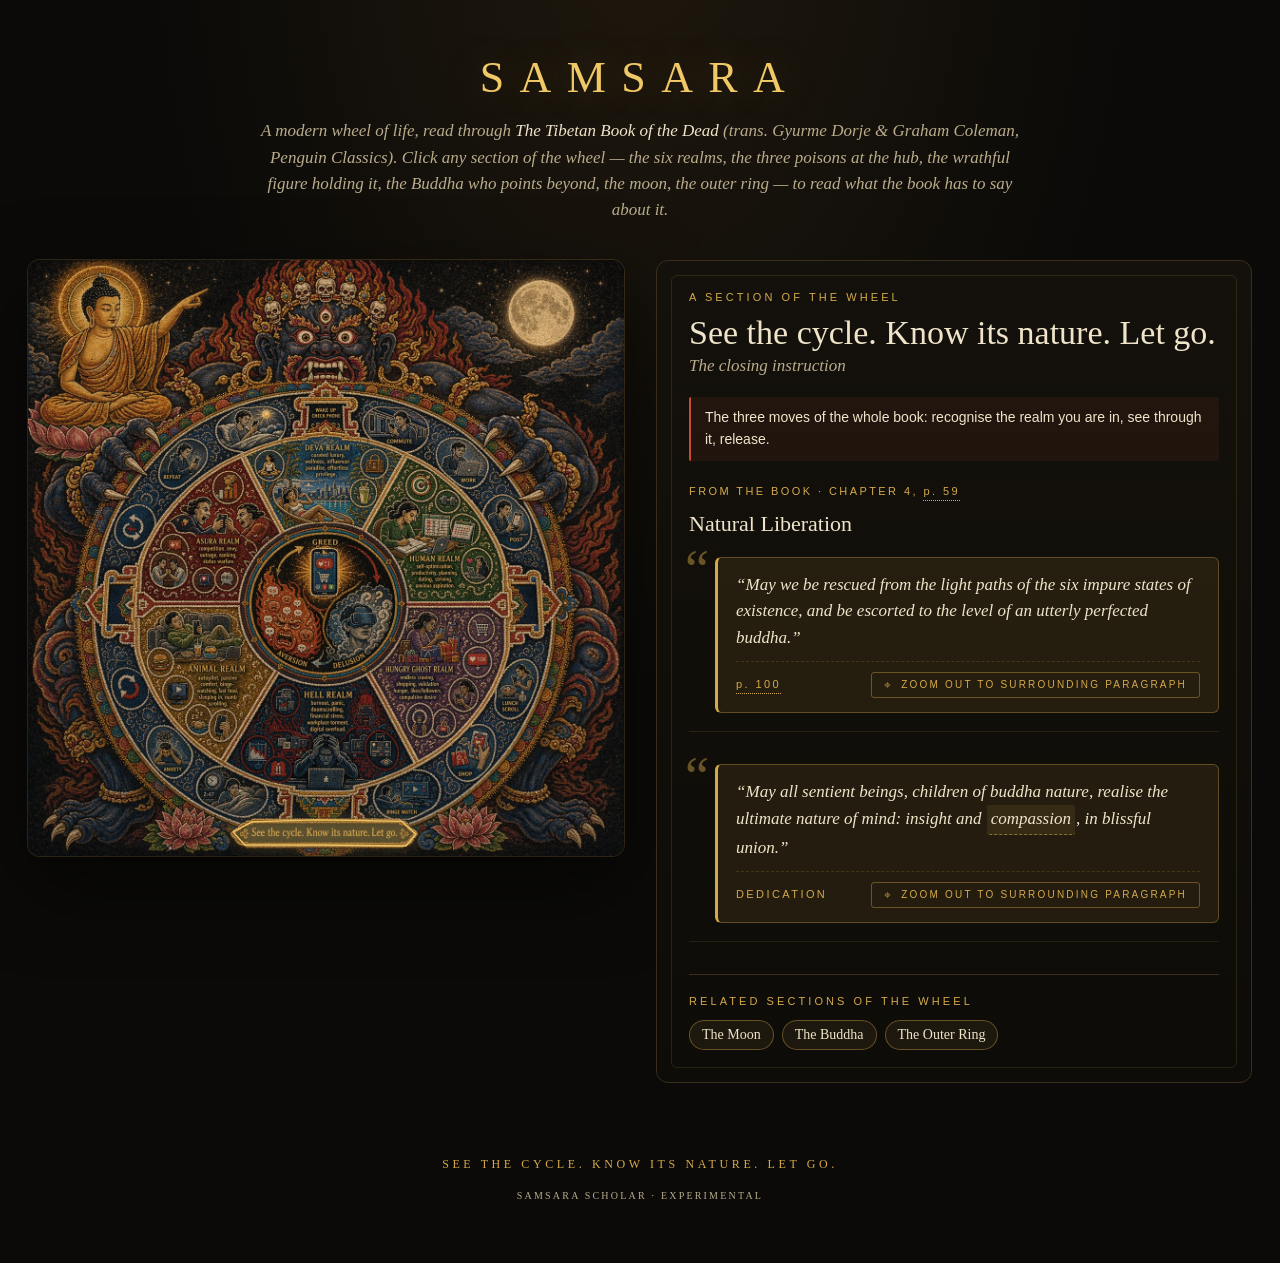
<file: app/index.html>
<!doctype html>
<html lang="en">
<head>
<meta charset="utf-8" />
<meta name="viewport" content="width=device-width,initial-scale=1" />
<title>Samsara — the Wheel and the Book</title>
<link rel="stylesheet" href="style.css?v=v9" />
</head>
<body>

<header class="intro">
  <h1>Samsara</h1>
  <p class="lede">
    A modern wheel of life, read through
    <em>The Tibetan Book of the Dead</em>
    (trans. Gyurme Dorje &amp; Graham Coleman, Penguin Classics).
    Click any section of the wheel — the six realms, the three poisons at the hub,
    the wrathful figure holding it, the Buddha who points beyond, the moon, the outer ring —
    to read what the book has to say about it.
  </p>
</header>

<main class="layout">

  <section class="wheel-wrap" aria-label="Interactive wheel">
    <div class="wheel-stage">
      <img id="wheel" src="wheel.jpeg" alt="Wheel of Samsara" />
      <!-- SVG hotspots will be built from masks.json at runtime. -->
      <svg id="overlay" viewBox="0 0 1254 1254" preserveAspectRatio="xMidYMid meet"></svg>
    </div>
  </section>

  <aside class="book" aria-live="polite">
    <div id="book-inner">
      <p class="hint">Click a section of the wheel to open the book.</p>
    </div>
    <div id="reader" hidden>
      <div class="reader-head">
        <div class="reader-title">
          <span class="eyebrow">The book, in full</span>
          <h2>The Tibetan Book of the Dead</h2>
          <div class="subtitle" id="reader-subtitle">as the wheel lights up around what you are reading</div>
        </div>
        <button id="reader-close" aria-label="Close reader">× Close</button>
      </div>
      <div id="reader-pages"></div>
    </div>
  </aside>

</main>

<footer class="foot">
  <span>See the cycle. Know its nature. Let go.</span>
  <a href="/scholar.html" class="foot-link">Samsara Scholar · experimental</a>
</footer>

<div id="popover" role="dialog" aria-live="polite">
  <div id="popover-body"></div>
</div>

<script src="glossary.js?v=v9"></script>
<script src="data.js?v=v9"></script>
<script src="app.js?v=v9"></script>
</body>
</html>
</file>
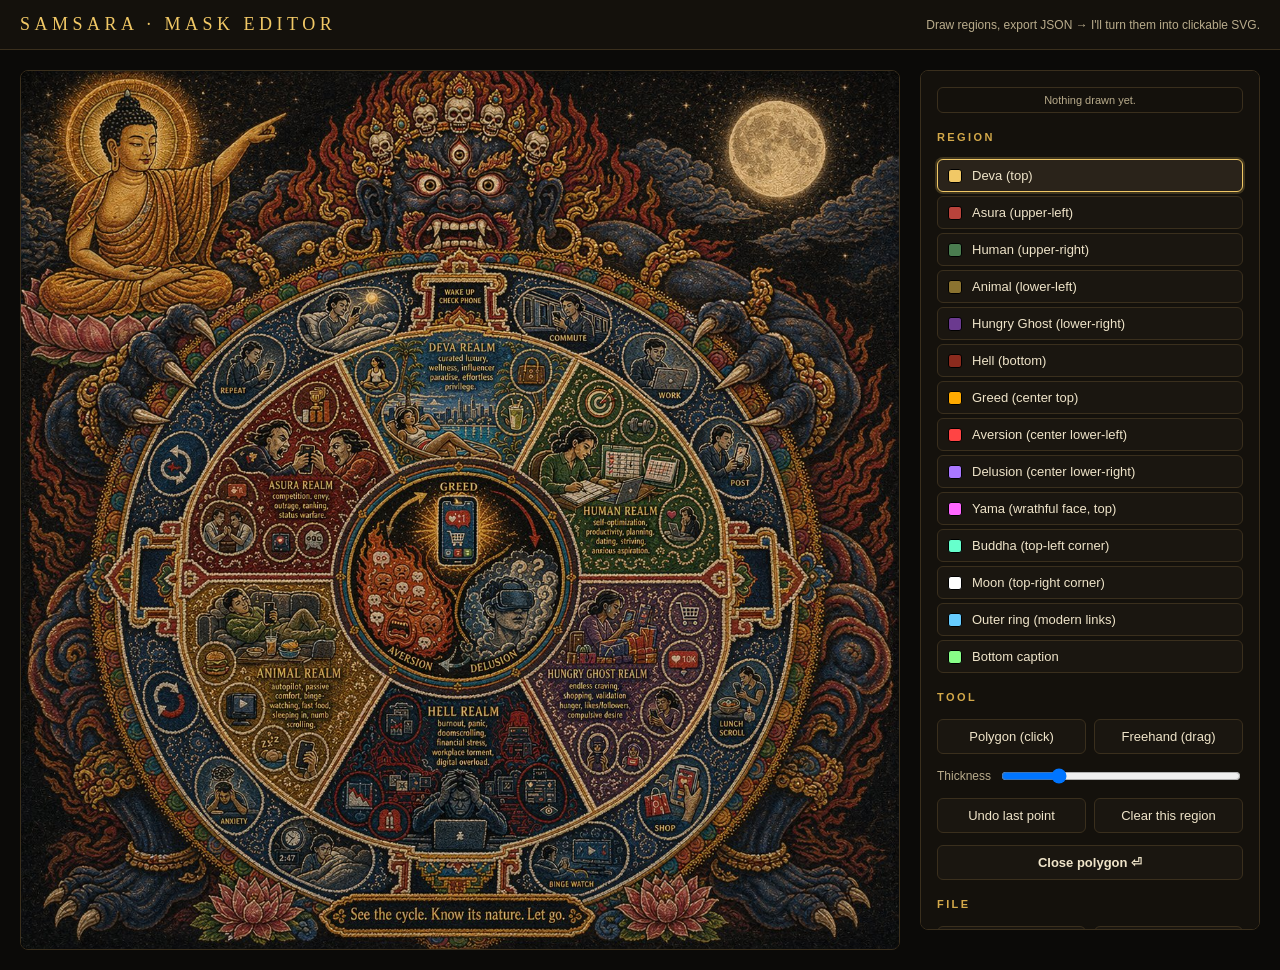
<file: app/editor.html>
<!doctype html>
<html lang="en">
<head>
<meta charset="utf-8" />
<meta name="viewport" content="width=device-width,initial-scale=1" />
<title>Samsara · Mask Editor</title>
<style>
  :root {
    --bg: #0b0a08; --bg-2:#14110c; --ink:#efe4c9; --dim:#b9ac8c;
    --gold:#d4a94a; --gold-b:#f1c866; --rule:#3a2f1d;
    --sans: -apple-system, "Inter", BlinkMacSystemFont, "Segoe UI", Helvetica, Arial, sans-serif;
  }
  *{box-sizing:border-box}
  html,body{margin:0;background:var(--bg);color:var(--ink);font-family:var(--sans);font-size:14px}
  header{padding:14px 20px;border-bottom:1px solid var(--rule);background:var(--bg-2);
    display:flex;gap:16px;align-items:center;justify-content:space-between;flex-wrap:wrap}
  h1{font-family:"Cormorant Garamond",Georgia,serif;font-weight:500;letter-spacing:.25em;
     text-transform:uppercase;font-size:18px;margin:0;color:var(--gold-b)}
  .layout{display:grid;grid-template-columns:minmax(0,1fr) 340px;gap:20px;padding:20px}
  .canvas-wrap{position:relative;background:#000;border:1px solid var(--rule);border-radius:8px;
               overflow:hidden;aspect-ratio:1/1}
  .canvas-wrap img, .canvas-wrap canvas{position:absolute;inset:0;width:100%;height:100%;display:block}
  .canvas-wrap canvas{cursor:crosshair}
  aside{background:var(--bg-2);border:1px solid var(--rule);border-radius:8px;padding:16px;
        display:flex;flex-direction:column;gap:12px;height:fit-content;position:sticky;top:20px;max-height:calc(100vh - 40px);overflow:auto}
  aside h2{font-size:11px;letter-spacing:.22em;text-transform:uppercase;color:var(--gold);margin:6px 0 4px}
  .region-list{display:flex;flex-direction:column;gap:4px}
  .region-list button{
    display:flex;align-items:center;gap:10px;padding:8px 10px;border-radius:6px;
    border:1px solid var(--rule);background:#1a1610;color:var(--ink);cursor:pointer;
    font-family:var(--sans);font-size:13px;text-align:left;transition:all .15s}
  .region-list button:hover{border-color:var(--gold);background:#241f16}
  .region-list button.active{border-color:var(--gold-b);background:#2a231a;
     box-shadow:0 0 0 2px rgba(241,200,102,.2)}
  .region-list button .sw{width:14px;height:14px;border-radius:3px;border:1px solid #000}
  .region-list button .tick{margin-left:auto;color:var(--gold-b);opacity:0;font-weight:700}
  .region-list button.has-path .tick{opacity:1}
  .tool-row{display:flex;gap:8px;flex-wrap:wrap}
  .tool-row button, .big-btn{
    flex:1;padding:9px 12px;border-radius:6px;border:1px solid var(--rule);
    background:#1a1610;color:var(--ink);cursor:pointer;font-family:var(--sans);font-size:13px}
  .tool-row button:hover, .big-btn:hover{border-color:var(--gold)}
  .primary{background:var(--gold);color:#1a1a0a;border-color:var(--gold);font-weight:600}
  .primary:hover{background:var(--gold-b);border-color:var(--gold-b)}
  label{display:flex;align-items:center;gap:8px;color:var(--dim);font-size:12px}
  input[type=range]{flex:1}
  .hint{color:var(--dim);font-size:12px;line-height:1.5;background:#15120c;border-left:2px solid var(--gold);padding:8px 10px;border-radius:2px}
  .hint kbd{background:#2a231a;border:1px solid var(--rule);padding:1px 5px;border-radius:3px;font-size:11px;color:var(--ink)}
  pre{background:#0a0906;border:1px solid var(--rule);border-radius:6px;padding:10px;
      font-size:11px;max-height:160px;overflow:auto;color:var(--dim);white-space:pre-wrap;word-break:break-all}
</style>
</head>
<body>

<header>
  <h1>Samsara · Mask Editor</h1>
  <div style="color:var(--dim);font-size:12px">Draw regions, export JSON → I'll turn them into clickable SVG.</div>
</header>

<div class="layout">

  <div class="canvas-wrap" id="stage">
    <img id="wheel" src="wheel.jpeg" alt="" />
    <canvas id="cv" width="1254" height="1254"></canvas>
  </div>

  <aside>
    <div id="save-indicator" style="font-size:11px;color:var(--dim);text-align:center;padding:6px 10px;border:1px solid var(--rule);border-radius:6px;">Nothing drawn yet.</div>
    <h2>Region</h2>
    <div class="region-list" id="regions"></div>

    <h2>Tool</h2>
    <div class="tool-row">
      <button id="mode-poly"   class="active">Polygon (click)</button>
      <button id="mode-free">Freehand (drag)</button>
    </div>
    <label><span>Thickness</span>
      <input type="range" id="thick" min="2" max="20" value="6" />
    </label>
    <div class="tool-row">
      <button id="undo">Undo last point</button>
      <button id="clear-current">Clear this region</button>
    </div>
    <div class="tool-row">
      <button id="close-poly" class="primary">Close polygon ⏎</button>
    </div>

    <h2>File</h2>
    <div class="tool-row">
      <button id="save-local">Save to localStorage</button>
      <button id="load-local">Load</button>
    </div>
    <div class="tool-row">
      <button id="download" class="big-btn primary">Download masks.json</button>
    </div>
    <div class="tool-row">
      <button id="clear-all">Clear ALL regions</button>
    </div>

    <div class="hint">
      1. Pick a region on the left (e.g. <b>Deva</b>).<br>
      2. Click around its boundary to drop points — a polygon fills in.<br>
      3. Press <kbd>Enter</kbd> or click <b>Close polygon</b> to finish it.<br>
      4. Move to the next region. Rough is fine!<br>
      5. Hit <b>Download masks.json</b> and hand me the file.
    </div>

    <h2>Preview JSON</h2>
    <pre id="json-preview">{}</pre>
  </aside>

</div>

<script>
const REGIONS = [
  {key:"deva",     name:"Deva (top)",              color:"#f1c866"},
  {key:"asura",    name:"Asura (upper-left)",      color:"#b9433b"},
  {key:"human",    name:"Human (upper-right)",     color:"#4a7c4f"},
  {key:"animal",   name:"Animal (lower-left)",     color:"#8b7330"},
  {key:"ghost",    name:"Hungry Ghost (lower-right)", color:"#6b3a8f"},
  {key:"hell",     name:"Hell (bottom)",           color:"#8a2a1d"},
  {key:"greed",    name:"Greed (center top)",      color:"#ffaa00"},
  {key:"aversion", name:"Aversion (center lower-left)", color:"#ff4444"},
  {key:"delusion", name:"Delusion (center lower-right)", color:"#aa77ff"},
  {key:"yama",     name:"Yama (wrathful face, top)", color:"#ff66ff"},
  {key:"buddha",   name:"Buddha (top-left corner)", color:"#66ffcc"},
  {key:"moon",     name:"Moon (top-right corner)",  color:"#ffffff"},
  {key:"outer",    name:"Outer ring (modern links)", color:"#66ccff"},
  {key:"caption",  name:"Bottom caption",           color:"#88ff88"},
];

const state = {
  current: "deva",
  mode: "poly",              // or "free"
  thick: 6,
  paths: {},                 // key -> [[x,y], ...] polygon in image coords (1254)
  drafting: [],              // vertices being built for the current region
  freeDrawing: false,
};

const canvas = document.getElementById('cv');
const ctx = canvas.getContext('2d');
const IMG_SIZE = 1254;

// Build region list UI
const listEl = document.getElementById('regions');
REGIONS.forEach(r => {
  const b = document.createElement('button');
  b.dataset.key = r.key;
  b.innerHTML = `<span class="sw" style="background:${r.color}"></span><span>${r.name}</span><span class="tick">✓</span>`;
  b.onclick = () => selectRegion(r.key);
  listEl.appendChild(b);
});

function selectRegion(key){
  // Commit any drafting to current first
  commitDraftIfAny();
  state.current = key;
  state.drafting = [];
  refreshUI();
  redraw();
}

function refreshUI(){
  [...listEl.children].forEach(b => {
    b.classList.toggle('active', b.dataset.key === state.current);
    b.classList.toggle('has-path', Array.isArray(state.paths[b.dataset.key]) && state.paths[b.dataset.key].length >= 3);
  });
  document.getElementById('mode-poly').classList.toggle('active', state.mode==='poly');
  document.getElementById('mode-free').classList.toggle('active', state.mode==='free');
  document.getElementById('json-preview').textContent = JSON.stringify(state.paths, null, 2);
  const n = Object.keys(state.paths).length;
  const ind = document.getElementById('save-indicator');
  if (ind){
    ind.textContent = n === 0
      ? 'Nothing drawn yet.'
      : `✓ ${n} of ${REGIONS.length} regions saved`;
    ind.style.color = n === 0 ? 'var(--dim)' : 'var(--gold-b)';
    ind.style.borderColor = n === 0 ? 'var(--rule)' : 'var(--gold)';
  }
}

// Warn before closing/reloading if there's unsaved draft
window.addEventListener('beforeunload', (e) => {
  if (state.drafting.length > 0){
    e.preventDefault();
    e.returnValue = '';
  }
});

function imgPt(evt){
  const rect = canvas.getBoundingClientRect();
  const x = (evt.clientX - rect.left) * (IMG_SIZE / rect.width);
  const y = (evt.clientY - rect.top)  * (IMG_SIZE / rect.height);
  return [Math.round(x), Math.round(y)];
}

canvas.addEventListener('pointerdown', e => {
  if (state.mode === 'poly'){
    state.drafting.push(imgPt(e));
    redraw();
  } else {
    state.freeDrawing = true;
    state.drafting = [imgPt(e)];
    canvas.setPointerCapture(e.pointerId);
  }
});
canvas.addEventListener('pointermove', e => {
  if (state.mode === 'poly'){
    redraw(imgPt(e));
  } else if (state.freeDrawing){
    const p = imgPt(e);
    const last = state.drafting[state.drafting.length-1];
    if (Math.hypot(p[0]-last[0], p[1]-last[1]) > 6) {
      state.drafting.push(p);
      redraw();
    }
  }
});
canvas.addEventListener('pointerup', e => {
  if (state.mode === 'free'){
    state.freeDrawing = false;
    canvas.releasePointerCapture?.(e.pointerId);
    commitDraftIfAny();
  }
});
canvas.addEventListener('pointerleave', () => { redraw(); });
canvas.addEventListener('pointerout',   () => { redraw(); });
canvas.addEventListener('dblclick', () => {
  if (state.mode === 'poly') commitDraftIfAny();
});
document.addEventListener('keydown', e => {
  if (e.key === 'Enter'){ commitDraftIfAny(); }
  if (e.key === 'Escape'){ state.drafting = []; redraw(); }
  if ((e.key === 'z' || e.key === 'Z') && (e.metaKey || e.ctrlKey)){
    if (state.drafting.length) state.drafting.pop();
    redraw();
    e.preventDefault();
  }
});

function commitDraftIfAny(){
  if (state.drafting.length >= 3){
    state.paths[state.current] = state.drafting.slice();
    try { localStorage.setItem('samsara-masks', JSON.stringify(state.paths)); } catch {}
  }
  state.drafting = [];
  refreshUI();
  redraw();
}

function redraw(hoverPt){
  ctx.clearRect(0,0,IMG_SIZE,IMG_SIZE);

  // Draw all committed regions (translucent fill)
  REGIONS.forEach(r => {
    const pts = state.paths[r.key];
    if (!pts || pts.length < 3) return;
    ctx.beginPath();
    ctx.moveTo(pts[0][0], pts[0][1]);
    for (let i=1;i<pts.length;i++) ctx.lineTo(pts[i][0], pts[i][1]);
    ctx.closePath();
    ctx.fillStyle = hexA(r.color, r.key === state.current ? 0.50 : 0.38);
    ctx.fill();
    // outline: a dark halo under a bright color stroke so it pops on any background
    ctx.lineWidth = r.key === state.current ? 10 : 7;
    ctx.strokeStyle = 'rgba(0,0,0,0.9)';
    ctx.stroke();
    ctx.lineWidth = r.key === state.current ? 6 : 4;
    ctx.strokeStyle = r.color;
    ctx.stroke();
  });

  // Current draft
  const cur = REGIONS.find(r=>r.key===state.current);
  if (state.drafting.length){
    ctx.beginPath();
    ctx.moveTo(state.drafting[0][0], state.drafting[0][1]);
    for (let i=1;i<state.drafting.length;i++) ctx.lineTo(state.drafting[i][0], state.drafting[i][1]);
    if (hoverPt && state.mode==='poly') ctx.lineTo(hoverPt[0], hoverPt[1]);
    ctx.lineWidth = state.thick;
    ctx.strokeStyle = cur.color;
    ctx.stroke();
    // vertex dots
    ctx.fillStyle = cur.color;
    state.drafting.forEach(([x,y]) => { ctx.beginPath(); ctx.arc(x,y,state.thick+2,0,Math.PI*2); ctx.fill(); });
  }
}

function hexA(hex, a){
  const n = parseInt(hex.slice(1), 16);
  const r=(n>>16)&255, g=(n>>8)&255, b=n&255;
  return `rgba(${r},${g},${b},${a})`;
}

// Buttons
document.getElementById('mode-poly').onclick = () => { state.mode='poly'; refreshUI(); };
document.getElementById('mode-free').onclick = () => { state.mode='free'; refreshUI(); };
document.getElementById('thick').oninput = e => { state.thick = +e.target.value; };
document.getElementById('undo').onclick = () => { if (state.drafting.length) state.drafting.pop(); redraw(); };
document.getElementById('clear-current').onclick = () => {
  delete state.paths[state.current]; state.drafting=[]; refreshUI(); redraw();
};
document.getElementById('close-poly').onclick = commitDraftIfAny;

document.getElementById('save-local').onclick = () => {
  localStorage.setItem('samsara-masks', JSON.stringify(state.paths));
  alert('Saved ' + Object.keys(state.paths).length + ' regions');
};
document.getElementById('load-local').onclick = () => {
  const s = localStorage.getItem('samsara-masks');
  if (s){ state.paths = JSON.parse(s); refreshUI(); redraw(); }
};
document.getElementById('clear-all').onclick = () => {
  if (confirm('Clear ALL regions?')){ state.paths={}; state.drafting=[]; refreshUI(); redraw(); }
};
document.getElementById('download').onclick = () => {
  const blob = new Blob([JSON.stringify(state.paths, null, 2)], {type:"application/json"});
  const url = URL.createObjectURL(blob);
  const a = document.createElement('a');
  a.href = url; a.download = 'masks.json';
  a.click();
  URL.revokeObjectURL(url);
};

// auto-load last session
try {
  const s = localStorage.getItem('samsara-masks');
  if (s) state.paths = JSON.parse(s);
} catch {}

selectRegion('deva');
</script>
</body>
</html>
</file>
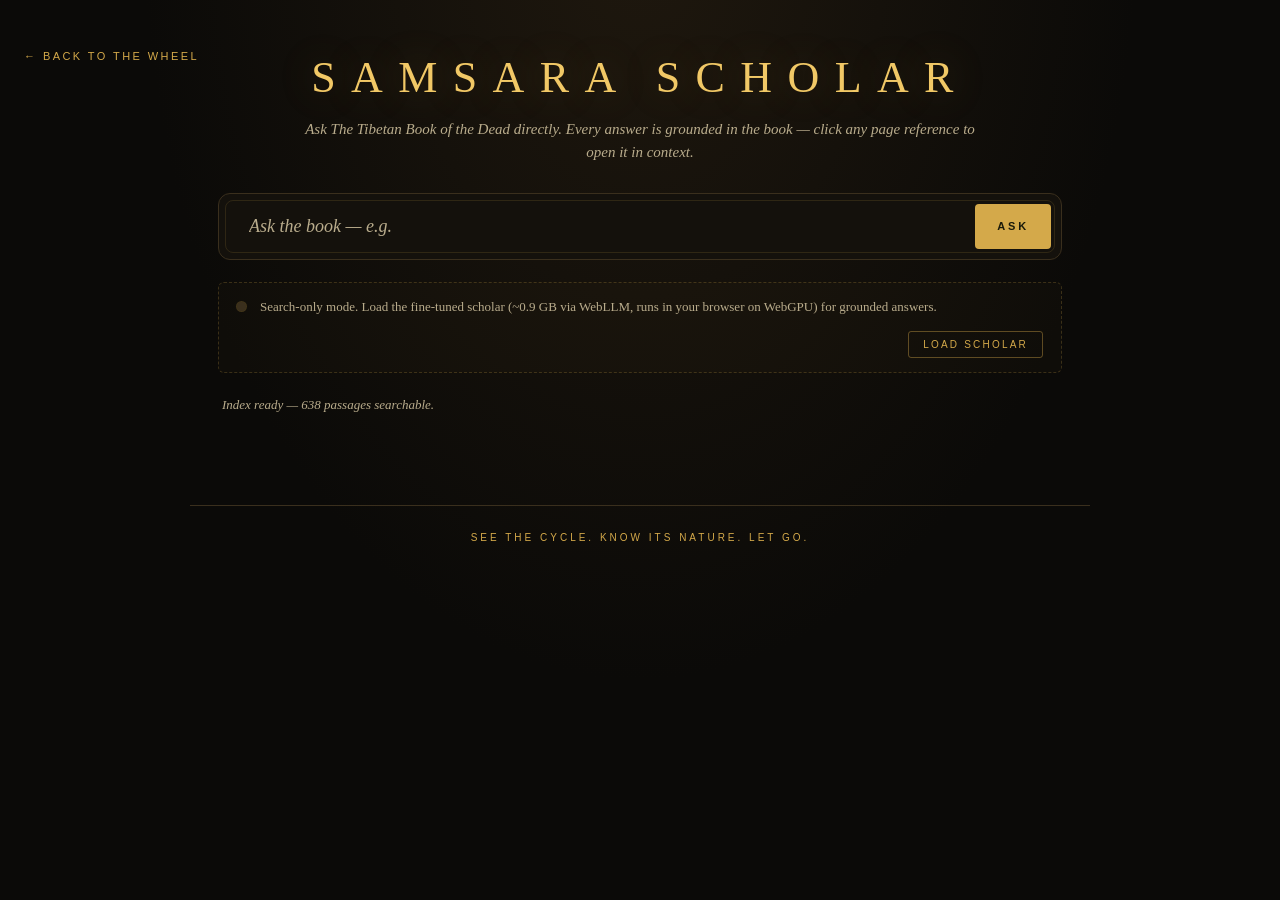
<file: app/scholar.html>
<!doctype html>
<html lang="en">
<head>
<meta charset="utf-8" />
<title>Samsara Scholar — L5 prototype</title>
<link rel="stylesheet" href="style.css?v=v9" />
<style>
  /* Scholar-specific styles — inherits palette + typography from style.css */

  body {
    background:
      radial-gradient(ellipse at 50% -10%, #1f180e 0%, var(--bg) 55%) fixed,
      var(--bg);
    min-height: 100vh;
  }

  .scholar-intro {
    max-width: 1280px;
    margin: 0 auto;
    padding: 44px 28px 20px;
    text-align: center;
    position: relative;
  }
  .scholar-intro h1 {
    font-family: var(--serif);
    font-weight: 500;
    letter-spacing: 0.35em;
    text-transform: uppercase;
    font-size: clamp(28px, 4vw, 44px);
    margin: 0 0 6px;
    color: var(--gold-bright);
    text-shadow: 0 0 40px rgba(212, 169, 74, 0.25);
  }
  .scholar-intro .lede {
    max-width: 680px;
    margin: 0 auto;
    color: var(--ink-dim);
    font-size: 15px;
    font-style: italic;
  }
  .home-link {
    position: absolute; top: 48px; left: 24px;
    color: var(--gold); text-decoration: none;
    font-family: var(--sans); font-size: 11px;
    letter-spacing: 0.22em; text-transform: uppercase;
    transition: color 120ms ease;
  }
  .home-link:hover { color: var(--gold-bright); }

  main.scholar {
    max-width: 900px;
    margin: 0 auto;
    padding: 8px 28px 40px;
  }

  /* Ask bar — framed like the book panel */
  .ask-row {
    display: flex; gap: 12px; margin-bottom: 22px;
    background: var(--bg-2);
    border: 1px solid var(--rule);
    border-radius: 12px;
    padding: 10px 10px 10px 16px;
    position: relative;
  }
  .ask-row::before {
    content: "";
    position: absolute;
    left: 6px; top: 6px; right: 6px; bottom: 6px;
    border: 1px solid rgba(212, 169, 74, 0.14);
    border-radius: 8px;
    pointer-events: none;
  }
  .ask-row input {
    flex: 1;
    padding: 12px 14px;
    background: transparent;
    border: 0;
    color: var(--ink);
    font-family: var(--serif);
    font-size: 18px;
    outline: none;
    position: relative; z-index: 1;
  }
  .ask-row input::placeholder { color: var(--ink-dim); font-style: italic; }
  button.primary {
    background: var(--gold);
    color: #1a1a0a;
    border: 0;
    padding: 10px 22px;
    font-family: var(--sans); font-size: 11px;
    letter-spacing: 0.26em; text-transform: uppercase;
    border-radius: 4px;
    cursor: pointer;
    font-weight: 600;
    transition: background 120ms ease;
    position: relative; z-index: 1;
  }
  button.primary:hover:not([disabled]) { background: var(--gold-bright); }
  button.primary[disabled] { opacity: 0.45; cursor: not-allowed; }

  /* Status line (italic, like the main lede) */
  .status {
    color: var(--ink-dim);
    font-size: 13px;
    margin: 10px 4px 18px;
    font-style: italic;
    font-family: var(--serif);
  }
  .status:empty { display: none; }

  /* Model-load card — same chrome as matryoshka layers */
  .model-card {
    background: rgba(212, 169, 74, 0.025);
    border: 1px dashed rgba(212, 169, 74, 0.22);
    border-radius: 6px;
    padding: 14px 18px;
    margin-bottom: 22px;
    display: flex; align-items: center; gap: 14px;
    font-size: 13px; color: var(--ink-dim);
    flex-wrap: wrap;
    font-family: var(--serif);
  }
  .model-card .dot {
    width: 9px; height: 9px; border-radius: 50%;
    background: var(--rule); flex-shrink: 0;
    box-shadow: 0 0 0 1px rgba(212, 169, 74, 0.25);
  }
  .model-card.loaded .dot {
    background: #9dcf7d;
    box-shadow: 0 0 0 1px #5fae5f, 0 0 8px rgba(157, 207, 125, 0.4);
  }
  .model-card button#load-btn {
    margin-left: auto;
    background: transparent;
    border: 1px solid rgba(212, 169, 74, 0.4);
    color: var(--gold);
    padding: 7px 14px;
    border-radius: 3px;
    cursor: pointer;
    font-family: var(--sans);
    font-size: 10px;
    letter-spacing: 0.22em;
    text-transform: uppercase;
    transition: all 120ms ease;
  }
  .model-card button#load-btn:hover {
    border-color: var(--gold);
    color: var(--gold-bright);
    background: rgba(212, 169, 74, 0.1);
  }
  .progress {
    height: 4px;
    background: var(--rule);
    border-radius: 2px;
    margin-top: 10px;
    overflow: hidden;
    flex-basis: 100%;
    display: none;
  }
  .progress.visible { display: block; }
  .progress-bar {
    height: 100%;
    background: var(--gold);
    width: 0%;
    transition: width 200ms;
  }

  /* Grounded answer — the headline gold-left-bar block, matches the
     main app's .modern / quote style */
  .answer {
    background: rgba(212, 169, 74, 0.10);
    border: 1px solid rgba(212, 169, 74, 0.35);
    border-left: 3px solid var(--gold);
    padding: 18px 22px;
    border-radius: 6px;
    margin: 16px 0 22px;
    line-height: 1.65;
    box-shadow: 0 0 24px rgba(212, 169, 74, 0.08);
  }
  .answer:empty { display: none; }
  .answer .src {
    font-family: var(--sans);
    font-size: 11px;
    letter-spacing: 0.28em;
    text-transform: uppercase;
    color: var(--gold);
    margin-bottom: 10px;
  }
  .answer .answer-body {
    color: var(--ink);
    font-size: 16px;
    font-family: var(--serif);
    white-space: pre-wrap;
  }

  /* Retrieved passages — nested matryoshka-style frames */
  .retrieved {
    margin-top: 6px;
  }
  .retrieved .label {
    font-family: var(--sans);
    font-size: 11px;
    letter-spacing: 0.28em;
    text-transform: uppercase;
    color: var(--gold);
    margin: 18px 0 12px;
  }
  .hit {
    background: rgba(212, 169, 74, 0.02);
    border: 1px dashed rgba(212, 169, 74, 0.22);
    border-radius: 6px;
    padding: 16px 20px;
    margin-bottom: 12px;
    transition: border-color 120ms ease;
  }
  .hit:hover {
    border-color: rgba(212, 169, 74, 0.4);
  }
  .hit .hit-head {
    display: flex; align-items: baseline; gap: 12px;
    margin-bottom: 8px;
    padding-bottom: 8px;
    border-bottom: 1px dashed rgba(212, 169, 74, 0.18);
    font-family: var(--sans);
    font-size: 10px;
    letter-spacing: 0.22em;
    text-transform: uppercase;
  }
  .hit .hit-source { color: var(--gold); flex: 1; }
  .hit .hit-page { color: var(--ink-dim); letter-spacing: 0.18em; }
  .hit .hit-title {
    font-family: var(--serif);
    font-weight: 500;
    color: var(--ink);
    font-size: 18px;
    margin-bottom: 6px;
    letter-spacing: 0.01em;
  }
  .hit .hit-body {
    color: var(--ink-dim);
    font-size: 15px;
    line-height: 1.65;
    font-family: var(--serif);
  }

  /* Clickable page references — same treatment as the main app */
  button.page-link {
    background: none;
    border: none;
    padding: 0;
    margin: 0;
    color: var(--gold);
    font: inherit;
    letter-spacing: inherit;
    cursor: pointer;
    border-bottom: 1px dotted currentColor;
    transition: color 120ms ease;
  }
  button.page-link:hover {
    color: var(--gold-bright);
    border-bottom-style: solid;
  }
  .hit-page button.page-link {
    font-family: var(--sans);
    font-size: 10px;
    letter-spacing: 0.18em;
  }

  /* Inline page reader — nested layer-2-style frame */
  .hit-page-inline:not([hidden]),
  #answer-page-inline:not([hidden]) {
    margin-top: 12px;
  }
  .inline-page {
    background: rgba(212, 169, 74, 0.04);
    border: 1px dashed rgba(212, 169, 74, 0.3);
    border-left: 2px solid var(--gold);
    border-radius: 4px;
    padding: 20px 24px 24px;
    animation: fade 280ms ease;
  }
  .inline-page-head {
    font-family: var(--sans);
    font-size: 10px;
    letter-spacing: 0.28em;
    text-transform: uppercase;
    color: var(--gold);
    margin-bottom: 14px;
    padding-bottom: 10px;
    border-bottom: 1px dashed rgba(212, 169, 74, 0.2);
  }
  .inline-page-body {
    font-family: var(--serif);
    font-size: 15.5px;
    line-height: 1.72;
    color: var(--ink);
    white-space: pre-wrap;
  }

  @keyframes fade {
    from { opacity: 0; transform: translateY(4px); }
    to   { opacity: 1; transform: none; }
  }

  .scholar-foot {
    max-width: 900px;
    margin: 32px auto 50px;
    padding: 24px 28px 0;
    font-family: var(--sans);
    font-size: 10px;
    letter-spacing: 0.3em;
    text-transform: uppercase;
    color: var(--gold);
    text-align: center;
    border-top: 1px solid var(--rule);
  }

  .loading-spinner {
    display: inline-block; width: 10px; height: 10px;
    border: 2px solid var(--rule);
    border-top-color: var(--gold);
    border-radius: 50%;
    animation: spin 0.8s linear infinite;
    vertical-align: middle;
    margin-right: 8px;
  }
  @keyframes spin { to { transform: rotate(360deg); } }

  @media (max-width: 700px) {
    .home-link { top: 20px; }
    main.scholar { padding: 8px 16px 30px; }
    .ask-row { padding: 8px; }
    .ask-row input { font-size: 16px; padding: 10px 12px; }
    button.primary { padding: 10px 14px; font-size: 10px; letter-spacing: 0.2em; }
  }
</style>
</head>
<body>

<header class="scholar-intro">
  <a class="home-link" href="/">← back to the wheel</a>
  <h1>Samsara Scholar</h1>
  <p class="lede">
    Ask The Tibetan Book of the Dead directly. Every answer is grounded
    in the book — click any page reference to open it in context.
  </p>
</header>

<main class="scholar">

  <div class="ask-row">
    <input id="q" placeholder="Ask the book — e.g. "
           autocomplete="off" />
    <button class="primary" id="ask">Ask</button>
  </div>

  <div class="model-card" id="model-card">
    <span class="dot"></span>
    <span id="model-status">Search-only mode. Load the fine-tuned scholar (~0.9 GB via WebLLM, runs in your browser on WebGPU) for grounded answers.</span>
    <button id="load-btn">Load scholar</button>
    <div class="progress" id="progress"><div class="progress-bar" id="progress-bar"></div></div>
  </div>

  <div class="status" id="status"></div>
  <div class="answer" id="answer"></div>
  <div class="retrieved" id="retrieved"></div>

</main>

<footer class="scholar-foot">See the cycle. Know its nature. Let go.</footer>

<script type="module">
const STATUS = document.getElementById("status");
const setStatus = (s) => { STATUS.textContent = s; };

setStatus("Building the index…");

const [book, contexts, glossarySrc] = await Promise.all([
  fetch("book.json").then(r => r.json()),
  fetch("contexts.json").then(r => r.json()),
  fetch("glossary.js").then(r => r.text()),
]);

const gloss = [];
for (const m of glossarySrc.matchAll(/"([^"]+)":\s*\{\n([^}]+?)\n\s+\},/gs)) {
  const term = m[1], blob = m[2];
  const pick = (k) => {
    const mm = blob.match(new RegExp(`\\b${k}:\\s*"((?:\\\\"|[^"])*)"`));
    return mm ? mm[1].replace(/\\"/g, '"').replace(/\\n/g, '\n') : null;
  };
  gloss.push({ term, short: pick("short"), body: pick("body"), page: pick("page") });
}

const docs = [];
for (const g of gloss) {
  docs.push({
    source: "glossary", title: g.term,
    text: `${g.short || ""} ${g.body || ""}`,
    page: g.page || "Glossary",
    full: `${g.term} — ${g.short || ""}\n\n${g.body || ""}`
  });
}
for (const [key, c] of Object.entries(contexts)) {
  const anchor = c.anchor || "";
  const page = c.page ? `p. ${c.page}` : "";
  const after = c.levels?.[0]?.after || "";
  docs.push({
    source: "passage", title: key,
    text: anchor + " " + after, page, full: anchor + " " + after
  });
}
for (const [pg, text] of Object.entries(book)) {
  docs.push({
    source: "book page", title: `p. ${pg}`, text,
    page: `p. ${pg}`, full: text.slice(0, 2000)
  });
}

const STOP = new Set("the a an and or of to in on at by for with is are was were be been being as that this it its i he she they we you or and but if then not no do does did will would can could may should".split(" "));
const tokenize = (s) =>
  (s.match(/[A-Za-zāīūḍṇṭṛṣśñçè’']{3,}/g) || [])
    .map(x => x.toLowerCase()).filter(x => !STOP.has(x));

const N = docs.length;
const dfs = new Map();
const docTokens = docs.map(d => {
  const t = tokenize(d.text);
  for (const w of new Set(t)) dfs.set(w, (dfs.get(w) || 0) + 1);
  return t;
});
const idf = new Map();
for (const [t, df] of dfs) idf.set(t, Math.log((N - df + 0.5) / (df + 0.5) + 1));

function retrieve(query, k = 4) {
  const qtoks = tokenize(query);
  const scores = docs.map((d, i) => {
    const toks = docTokens[i];
    const doclen = toks.length || 1;
    const tf = new Map();
    for (const t of toks) tf.set(t, (tf.get(t) || 0) + 1);
    let s = 0;
    for (const t of qtoks) {
      const n = tf.get(t) || 0;
      if (n > 0) s += (idf.get(t) || 0) * (n * 2.0) / (n + 1.2 * (1 - 0.75 + 0.75 * doclen / 400));
    }
    if (qtoks.some(w => d.title.toLowerCase().includes(w))) s += 2.0;
    return [s, i];
  });
  scores.sort((a, b) => b[0] - a[0]);
  return scores.slice(0, k).filter(([s]) => s > 0).map(([_, i]) => docs[i]);
}

setStatus(`Index ready — ${docs.length} passages searchable.`);

const qEl = document.getElementById("q");
const askBtn = document.getElementById("ask");
const answerEl = document.getElementById("answer");
const retrievedEl = document.getElementById("retrieved");

function escapeHTML(s) {
  return s.replace(/[&<>"']/g, c => ({'&':'&amp;','<':'&lt;','>':'&gt;','"':'&quot;',"'":'&#39;'}[c]));
}
// Wrap any "p. N" / "pp. N–M" reference in a clickable button that
// expands the full page text inline when clicked.
function linkifyPageRefs(s) {
  return escapeHTML(s).replace(
    /\b(pp?\.\s*(\d+)(?:\s*[–-]\s*(\d+))?)/g,
    (m, _lbl, n) => `<button class="page-link" data-page="${n}">${m}</button>`
  );
}
function renderRetrieved(hits) {
  retrievedEl.innerHTML = `
    <div class="label">Retrieved · ${hits.length} passage${hits.length !== 1 ? "s" : ""}</div>
    ${hits.map((h, i) => {
      // Pull a page number out of "p. 279" style strings.
      const pageNum = (h.page.match(/\d+/) || [])[0];
      const pageBtn = pageNum
        ? `<button class="page-link" data-page="${pageNum}">${escapeHTML(h.page)}</button>`
        : escapeHTML(h.page);
      return `
        <div class="hit" data-hit="${i}">
          <div class="hit-head">
            <span class="hit-source">${h.source}</span>
            <span class="hit-page">${pageBtn}</span>
          </div>
          <div class="hit-title">${escapeHTML(h.title)}</div>
          <div class="hit-body">${linkifyPageRefs(h.full.slice(0, 800))}${h.full.length > 800 ? "…" : ""}</div>
          <div class="hit-page-inline" hidden></div>
        </div>
      `;
    }).join("")}
  `;
}

// Delegated click handler for page-link buttons (in hits and in the answer).
document.addEventListener("click", (e) => {
  const btn = e.target.closest(".page-link");
  if (!btn) return;
  e.stopPropagation();
  const n = btn.dataset.page;
  const pageText = book[n];
  if (!pageText) {
    console.warn("page not found:", n);
    return;
  }
  // Find or create an inline page container near the click target.
  const host = btn.closest(".hit")
    ? btn.closest(".hit").querySelector(".hit-page-inline")
    : document.getElementById("answer-page-inline");
  if (!host) return;
  if (!host.hidden && host.dataset.page === n) {
    host.hidden = true; host.innerHTML = ""; return;
  }
  host.dataset.page = n;
  host.hidden = false;
  host.innerHTML = `
    <div class="inline-page">
      <div class="inline-page-head">p. ${escapeHTML(n)}</div>
      <div class="inline-page-body">${linkifyPageRefs(pageText)}</div>
    </div>`;
  host.scrollIntoView({ behavior: "smooth", block: "nearest" });
});

// WebLLM engine — the v8 Qwen2.5-1.5B fine-tune, quantized to q4f16_1,
// running on WebGPU via MLC-LLM's pre-compiled Qwen2 model library.
let engine = null;

async function ask() {
  const q = qEl.value.trim();
  if (!q) return;
  askBtn.disabled = true;
  answerEl.innerHTML = "";
  retrievedEl.innerHTML = "";
  setStatus("Searching the corpus…");

  const hits = retrieve(q, 4);
  renderRetrieved(hits);

  if (engine) {
    setStatus("Generating grounded answer…");
    const context = hits.map(h => `[${h.source} · ${h.page}] ${h.title}\n${h.full.slice(0, 1200)}`).join("\n\n");
    const messages = [
      { role: "system", content:
        "You are a careful reader of The Tibetan Book of the Dead (trans. Gyurme Dorje & Graham Coleman, Penguin Classics). " +
        "Answer ONLY from the passages below. If the passages don't answer the question, say so. Cite a page." },
      { role: "user", content: `PASSAGES:\n${context}\n\nQUESTION: ${q}` },
    ];
    // Prepare the answer container so we can stream tokens in as they arrive.
    answerEl.innerHTML =
      `<div class="src">Grounded answer</div>` +
      `<div class="answer-body" id="answer-body"></div>` +
      `<div id="answer-page-inline" hidden></div>`;
    const bodyEl = document.getElementById("answer-body");
    let full = "";
    try {
      const chunks = await engine.chat.completions.create({
        messages,
        temperature: 0.2,
        max_tokens: 320,
        stream: true,
      });
      for await (const chunk of chunks) {
        const delta = chunk.choices[0]?.delta?.content || "";
        if (delta) {
          full += delta;
          // Re-render with page linkification on each tick.
          bodyEl.innerHTML = linkifyPageRefs(full);
        }
      }
      setStatus("");
    } catch (e) {
      setStatus("Generation failed: " + e.message);
    }
  } else {
    setStatus("No model loaded — showing retrieved passages. Load the scholar for grounded answers.");
  }

  askBtn.disabled = false;
}
askBtn.onclick = ask;
qEl.addEventListener("keydown", e => { if (e.key === "Enter") ask(); });

const params = new URLSearchParams(location.search);

const loadBtn = document.getElementById("load-btn");
const modelCard = document.getElementById("model-card");
const modelStatus = document.getElementById("model-status");
const progressEl = document.getElementById("progress");
const progressBar = document.getElementById("progress-bar");

// v8 fine-tuned Qwen2.5-1.5B-Instruct, quantized to q4f16_1, ~0.9 GB.
// We ship our weights on HF and reuse MLC's pre-compiled Qwen2-1.5B WebGPU
// model library (same architecture — no need to compile wasm ourselves).
const WEBLLM_MODEL_ID = "samsara-qwen1.5b-v8";
const WEBLLM_WEIGHTS_URL = "https://huggingface.co/catalyst404/samsara-qwen1.5b-MLC/resolve/main/";
const WEBLLM_MODEL_LIB = "https://raw.githubusercontent.com/mlc-ai/binary-mlc-llm-libs/main/web-llm-models/v0_2_80/Qwen2-1.5B-Instruct-q4f16_1-ctx4k_cs1k-webgpu.wasm";

loadBtn.onclick = async () => {
  loadBtn.disabled = true;
  loadBtn.innerHTML = `<span class="loading-spinner"></span>Loading…`;
  modelStatus.textContent = "Loading WebLLM runtime…";
  progressEl.classList.add("visible");

  try {
    const webllm = await import("https://esm.run/@mlc-ai/web-llm");
    const appConfig = {
      model_list: [{
        model: WEBLLM_WEIGHTS_URL,
        model_id: WEBLLM_MODEL_ID,
        model_lib: WEBLLM_MODEL_LIB,
        overrides: { context_window_size: 4096 },
      }],
    };
    engine = await webllm.CreateMLCEngine(WEBLLM_MODEL_ID, {
      appConfig,
      initProgressCallback: (ev) => {
        // ev.progress is 0..1, ev.text is a human-readable phase string.
        const pct = Math.round((ev.progress || 0) * 100);
        progressBar.style.width = pct + "%";
        modelStatus.textContent = ev.text || `Loading — ${pct}%`;
      },
    });

    modelCard.classList.add("loaded");
    modelStatus.textContent = "Samsara scholar loaded on WebGPU — answers will be grounded in retrieved passages.";
    loadBtn.style.display = "none";
    progressEl.classList.remove("visible");
  } catch (e) {
    console.error("Scholar load failed:", e);
    modelStatus.textContent = `Load failed: ${e.message}. Retrieval still works without the model.`;
    loadBtn.disabled = false;
    loadBtn.textContent = "Retry";
  }
};
</script>
</body>
</html>
</file>
<file: app/style.css>
:root {
  --bg: #0b0a08;
  --bg-2: #14110c;
  --ink: #efe4c9;
  --ink-dim: #b9ac8c;
  --gold: #d4a94a;
  --gold-bright: #f1c866;
  --rule: #3a2f1d;
  --accent: #c94a33;
  --serif: "Cormorant Garamond", "EB Garamond", "Baskerville", "Times New Roman", Georgia, serif;
  --sans: "Inter", -apple-system, BlinkMacSystemFont, "Segoe UI", Helvetica, Arial, sans-serif;
}

* { box-sizing: border-box; }

html, body {
  margin: 0;
  background:
    radial-gradient(ellipse at 50% -10%, #1f180e 0%, var(--bg) 55%) fixed,
    var(--bg);
  color: var(--ink);
  font-family: var(--serif);
  font-size: 17px;
  line-height: 1.55;
  -webkit-font-smoothing: antialiased;
}

a { color: var(--gold-bright); }

.intro {
  max-width: 1280px;
  margin: 0 auto;
  padding: 44px 28px 8px;
  text-align: center;
}

.intro h1 {
  font-family: var(--serif);
  font-weight: 500;
  letter-spacing: 0.35em;
  text-transform: uppercase;
  font-size: clamp(28px, 4vw, 44px);
  margin: 0 0 6px;
  color: var(--gold-bright);
  text-shadow: 0 0 40px rgba(212, 169, 74, 0.25);
}

.intro .lede {
  max-width: 780px;
  margin: 0 auto;
  color: var(--ink-dim);
  font-size: 17px;
  font-style: italic;
}

.intro .lede em {
  color: var(--ink);
  font-style: italic;
}

.layout {
  display: grid;
  grid-template-columns: minmax(0, 1fr) minmax(0, 1fr);
  gap: 32px;
  max-width: 1400px;
  margin: 28px auto 0;
  padding: 0 28px 40px;
  align-items: start;
}

/* ---------- wheel ---------- */
.wheel-wrap {
  position: sticky;
  top: 24px;
}

.wheel-stage {
  position: relative;
  width: 100%;
  aspect-ratio: 1 / 1;
  border-radius: 12px;
  overflow: hidden;
  box-shadow:
    0 0 0 1px rgba(212, 169, 74, 0.18),
    0 30px 80px rgba(0, 0, 0, 0.55);
}

#wheel {
  width: 100%;
  height: 100%;
  display: block;
  user-select: none;
  -webkit-user-drag: none;
}

#overlay {
  position: absolute;
  inset: 0;
  width: 100%;
  height: 100%;
  pointer-events: none;
}

#overlay [data-key] {
  fill: rgba(255, 255, 255, 0.0);
  stroke: rgba(255, 255, 255, 0.0);
  stroke-width: 3;
  pointer-events: all;
  cursor: pointer;
  transition: fill 180ms ease, stroke 180ms ease, filter 180ms ease;
}

#overlay [data-key]:hover {
  fill: rgba(241, 200, 102, 0.14);
  stroke: rgba(241, 200, 102, 0.75);
  filter: drop-shadow(0 0 14px rgba(241, 200, 102, 0.45));
}

#overlay [data-key].is-active {
  fill: rgba(241, 200, 102, 0.22);
  stroke: rgba(241, 200, 102, 0.95);
  filter: drop-shadow(0 0 18px rgba(241, 200, 102, 0.65));
}

/* ---------- book ---------- */
.book {
  background: linear-gradient(180deg, var(--bg-2) 0%, #0e0c08 100%);
  border: 1px solid var(--rule);
  border-radius: 12px;
  padding: 28px 32px 32px;
  min-height: 520px;
  position: relative;
}

.book::before {
  content: "";
  position: absolute;
  left: 14px;
  top: 14px;
  right: 14px;
  bottom: 14px;
  border: 1px solid rgba(212, 169, 74, 0.14);
  border-radius: 6px;
  pointer-events: none;
}

.book .hint {
  color: var(--ink-dim);
  font-style: italic;
  text-align: center;
  margin: 44px 20px 0;
  opacity: 0.8;
}

.entry {
  animation: fade 360ms ease;
}

@keyframes fade {
  from { opacity: 0; transform: translateY(6px); }
  to   { opacity: 1; transform: none; }
}

.entry .eyebrow {
  font-family: var(--sans);
  font-size: 11px;
  letter-spacing: 0.28em;
  text-transform: uppercase;
  color: var(--gold);
  margin-bottom: 8px;
}

.entry h2 {
  font-family: var(--serif);
  font-weight: 500;
  font-size: clamp(26px, 3vw, 34px);
  margin: 0 0 2px;
  color: var(--ink);
  line-height: 1.1;
}

.entry .subtitle {
  font-style: italic;
  color: var(--ink-dim);
  margin-bottom: 18px;
}

.entry .modern {
  font-family: var(--sans);
  font-size: 14px;
  line-height: 1.55;
  color: var(--ink);
  background: rgba(201, 74, 51, 0.08);
  border-left: 2px solid var(--accent);
  padding: 10px 14px;
  margin: 0 0 22px;
  border-radius: 2px;
}

.entry .meta {
  display: grid;
  grid-template-columns: 120px 1fr;
  gap: 6px 14px;
  font-size: 14px;
  color: var(--ink-dim);
  margin: 0 0 24px;
  padding: 14px 0;
  border-top: 1px solid var(--rule);
  border-bottom: 1px solid var(--rule);
}

.entry .meta dt {
  font-family: var(--sans);
  font-size: 11px;
  letter-spacing: 0.18em;
  text-transform: uppercase;
  color: var(--gold);
  align-self: center;
}

.entry .meta dd {
  margin: 0;
  color: var(--ink);
}

.entry .book-title {
  font-family: var(--sans);
  font-size: 11px;
  letter-spacing: 0.22em;
  text-transform: uppercase;
  color: var(--gold);
  margin-bottom: 6px;
}

.entry h3 {
  font-family: var(--serif);
  font-weight: 500;
  font-size: 22px;
  margin: 0 0 16px;
  color: var(--ink);
}

.passage {
  position: relative;
  margin: 0 0 18px;
  padding: 0 0 18px 26px;
  border-bottom: 1px solid rgba(212, 169, 74, 0.12);
}

.passage:last-child { border-bottom: none; }

.passage::before {
  content: "“";
  position: absolute;
  left: -4px;
  top: -14px;
  font-size: 54px;
  line-height: 1;
  color: var(--gold);
  opacity: 0.45;
  font-family: var(--serif);
}

.passage p {
  margin: 0 0 8px;
  color: var(--ink);
}

.passage .page {
  font-family: var(--sans);
  font-size: 11px;
  letter-spacing: 0.18em;
  text-transform: uppercase;
  color: var(--ink-dim);
}

/* ---------- footer ---------- */
.foot {
  max-width: 1400px;
  margin: 0 auto;
  padding: 32px 28px 60px;
  text-align: center;
  color: var(--gold);
  letter-spacing: 0.3em;
  font-size: 12px;
  text-transform: uppercase;
}
.foot-link {
  display: block;
  margin-top: 14px;
  color: var(--ink-dim);
  font-size: 10px;
  letter-spacing: 0.22em;
  text-decoration: none;
  transition: color 120ms ease;
}
.foot-link:hover {
  color: var(--gold-b);
}

/* ---------- inline term pills ---------- */

button.term {
  display: inline;
  padding: 1px 4px;
  margin: 0 1px;
  background: rgba(212, 169, 74, 0.10);
  border: none;
  border-bottom: 1px dashed rgba(212, 169, 74, 0.55);
  color: var(--gold-b);
  font: inherit;
  cursor: pointer;
  border-radius: 3px;
  transition: background 120ms ease, color 120ms ease;
}
button.term:hover {
  background: rgba(241, 200, 102, 0.20);
  color: #fff2c9;
  border-bottom-color: var(--gold-b);
}
button.term:focus-visible {
  outline: 2px solid var(--gold);
  outline-offset: 2px;
}

/* ---------- matryoshka nested passage layers ---------- */
/* Each level wraps the inner level in a subtly larger, lighter frame. */

.passage {
  margin: 0 0 32px;
}

.matryoshka {
  position: relative;
}

.layer {
  position: relative;
  border-radius: 6px;
  padding: 16px 18px;
  transition: padding 200ms ease, background 200ms ease;
}

/* Innermost — the quote. Gold left-bar like a proper book quote. */
.layer-0 {
  padding: 14px 18px;
  background: rgba(212, 169, 74, 0.10);
  border: 1px solid rgba(212, 169, 74, 0.35);
  border-left: 3px solid var(--gold);
}

/* When the quote is wrapped by a context layer, give it extra pop. */
.layer:not(.layer-0) .layer-0 {
  box-shadow: 0 0 0 1px rgba(212, 169, 74, 0.45),
              0 0 22px rgba(212, 169, 74, 0.18);
  background: rgba(241, 200, 102, 0.14);
}

/* Layer 1 — paragraph. Layer 2 — page. Layer 3 — chapter.
   Each outer layer gets a slightly different tint so depth is legible. */
.layer-1 {
  background: rgba(212, 169, 74, 0.035);
  border: 1px dashed rgba(212, 169, 74, 0.25);
  padding: 20px 22px;
}
.layer-2 {
  background: rgba(212, 169, 74, 0.025);
  border: 1px dashed rgba(212, 169, 74, 0.18);
  padding: 24px 26px;
}
.layer-3 {
  background: rgba(212, 169, 74, 0.015);
  border: 1px dashed rgba(212, 169, 74, 0.12);
  padding: 28px 30px;
}

.layer-head {
  display: flex;
  align-items: baseline;
  gap: 12px;
  margin: -4px 0 14px;
  padding-bottom: 10px;
  border-bottom: 1px dashed rgba(212, 169, 74, 0.18);
  font-family: var(--sans);
  font-size: 10px;
  letter-spacing: 0.24em;
  text-transform: uppercase;
  color: var(--gold);
}
.layer-head .layer-name { flex: 1; }
.layer-head .layer-range {
  color: var(--ink-dim);
  letter-spacing: 0.12em;
  font-size: 10px;
}
.layer-head .zoom-in {
  background: none;
  border: 1px solid transparent;
  color: var(--ink-dim);
  font-size: 16px;
  line-height: 1;
  padding: 0 6px;
  border-radius: 3px;
  cursor: pointer;
}
.layer-head .zoom-in:hover {
  color: var(--gold-b);
  background: rgba(241, 200, 102, 0.1);
  border-color: rgba(212, 169, 74, 0.4);
}

.layer-foot {
  display: flex;
  align-items: center;
  gap: 12px;
  margin-top: 10px;
  padding-top: 10px;
  border-top: 1px dashed rgba(212, 169, 74, 0.18);
  font-family: var(--sans);
  font-size: 11px;
  letter-spacing: 0.18em;
  text-transform: uppercase;
  color: var(--ink-dim);
}
.layer-foot .page-ref { color: var(--gold); letter-spacing: 0.22em; }
.layer-foot .layer-end {
  color: var(--gold);
  font-style: italic;
  text-transform: none;
  letter-spacing: 0.05em;
  font-family: var(--serif);
  font-size: 13px;
}

.zoom-out {
  margin-left: auto;
  background: none;
  border: 1px solid rgba(212, 169, 74, 0.4);
  color: var(--gold);
  font-family: var(--sans);
  font-size: 10px;
  letter-spacing: 0.22em;
  text-transform: uppercase;
  padding: 6px 12px;
  border-radius: 3px;
  cursor: pointer;
  display: inline-flex;
  align-items: center;
  gap: 8px;
  transition: all 120ms ease;
}
.zoom-out:hover {
  background: rgba(212, 169, 74, 0.12);
  color: var(--gold-b);
  border-color: var(--gold);
}
.zoom-icon {
  font-size: 12px;
  line-height: 1;
  opacity: 0.8;
}

.quote {
  margin: 0;
  font-style: italic;
  font-size: 17px;
  color: var(--ink);
  line-height: 1.55;
}
.quote::before { content: "“"; }
.quote::after  { content: "”"; }

.context-before, .context-after {
  margin: 0 0 14px;
  font-size: 15px;
  line-height: 1.65;
  color: var(--ink-dim);
}
.context-after { margin: 14px 0 0; }

/* ---------- cross-section chips ---------- */

.section-links {
  margin-top: 28px;
  padding-top: 18px;
  border-top: 1px solid var(--rule);
}
.section-links .eyebrow {
  margin-bottom: 10px;
}
.chips {
  display: flex;
  flex-wrap: wrap;
  gap: 8px;
}
.section-chip, .go-section {
  background: rgba(212, 169, 74, 0.08);
  border: 1px solid rgba(212, 169, 74, 0.4);
  color: var(--ink);
  font-family: var(--serif);
  font-size: 14px;
  padding: 6px 12px;
  border-radius: 20px;
  cursor: pointer;
  transition: all 120ms ease;
}
.section-chip:hover, .go-section:hover {
  background: rgba(241, 200, 102, 0.18);
  border-color: var(--gold);
  color: var(--gold-b);
  transform: translateY(-1px);
}
.go-section {
  display: inline-block;
  margin-top: 10px;
  font-size: 13px;
  color: var(--gold);
}

/* ---------- glossary popover ---------- */

#popover {
  position: fixed;
  z-index: 1000;
  display: none;
  width: min(440px, calc(100vw - 40px));
  max-height: 70vh;
  overflow-y: auto;
  background: linear-gradient(180deg, #1b1710 0%, #120f0a 100%);
  border: 1px solid var(--gold);
  border-radius: 10px;
  box-shadow:
    0 0 0 1px rgba(0, 0, 0, 0.3),
    0 30px 80px rgba(0, 0, 0, 0.7),
    0 0 60px rgba(212, 169, 74, 0.18);
  transition: opacity 180ms ease;
  padding: 20px 22px 18px;
  color: var(--ink);
  font-family: var(--serif);
  line-height: 1.55;
}
#popover::-webkit-scrollbar { width: 6px; }
#popover::-webkit-scrollbar-thumb { background: var(--rule); border-radius: 3px; }

.pop-head {
  display: flex;
  align-items: flex-start;
  gap: 12px;
  margin-bottom: 10px;
}
.pop-title { flex: 1; }
.pop-head h4 {
  margin: 0;
  font-family: var(--serif);
  font-weight: 500;
  font-size: 22px;
  color: var(--gold-b);
  line-height: 1.1;
}
.pop-head .tib-skt {
  margin-top: 4px;
  font-family: var(--sans);
  font-size: 11px;
  color: var(--ink-dim);
  letter-spacing: 0.05em;
}
.pop-head .tib-skt .tib::after { content: ""; }
.pop-close {
  background: none;
  border: none;
  color: var(--ink-dim);
  font-size: 24px;
  line-height: 1;
  cursor: pointer;
  padding: 0 4px;
  margin: -4px -4px 0 0;
}
.pop-close:hover { color: var(--gold-b); }

.pop-short {
  margin: 0 0 14px;
  color: var(--ink);
  font-style: italic;
  font-size: 15px;
  padding: 10px 14px;
  background: rgba(212, 169, 74, 0.07);
  border-left: 2px solid var(--gold);
  border-radius: 2px;
}
.pop-body {
  margin: 0 0 14px;
  font-size: 14.5px;
  color: var(--ink);
  line-height: 1.6;
}
.pop-page {
  font-family: var(--sans);
  font-size: 10px;
  letter-spacing: 0.22em;
  text-transform: uppercase;
  color: var(--ink-dim);
  padding-top: 10px;
  border-top: 1px solid var(--rule);
}
.pop-see {
  margin-top: 14px;
  padding-top: 12px;
  border-top: 1px solid var(--rule);
}
.pop-see .eyebrow {
  display: block;
  margin-bottom: 8px;
}
.term--see {
  background: rgba(212, 169, 74, 0.10);
  border: 1px solid rgba(212, 169, 74, 0.35);
  border-radius: 14px;
  padding: 4px 10px;
  margin: 2px 4px 2px 0;
  color: var(--gold);
  font-family: var(--serif);
  font-size: 13px;
}
.term--see:hover {
  background: rgba(241, 200, 102, 0.2);
  color: var(--gold-b);
  border-color: var(--gold-b);
}

/* ---------- L4: full-book reader panel ---------- */

#reader[hidden] { display: none !important; }
#reader {
  height: calc(100vh - 40px);
  max-height: 900px;
  display: flex;
  flex-direction: column;
  overflow: hidden;
}

.reader-head {
  flex-shrink: 0;
  display: flex;
  align-items: flex-start;
  justify-content: space-between;
  gap: 12px;
  padding: 4px 4px 16px;
  border-bottom: 1px solid var(--rule);
  margin-bottom: 14px;
}
.reader-title .eyebrow {
  font-family: var(--sans);
  font-size: 11px;
  letter-spacing: 0.28em;
  text-transform: uppercase;
  color: var(--gold);
}
.reader-title h2 {
  margin: 2px 0 4px;
  font-family: var(--serif);
  font-weight: 500;
  font-size: 26px;
  color: var(--ink);
  line-height: 1.1;
}
.reader-title .subtitle {
  font-style: italic;
  color: var(--gold-b);
  font-size: 13px;
  font-family: var(--serif);
  letter-spacing: 0.03em;
}
#reader-close {
  background: none;
  border: 1px solid var(--rule);
  color: var(--ink-dim);
  font-family: var(--sans);
  font-size: 11px;
  letter-spacing: 0.22em;
  text-transform: uppercase;
  padding: 8px 14px;
  border-radius: 4px;
  cursor: pointer;
  transition: all 120ms ease;
}
#reader-close:hover {
  color: var(--gold-b);
  border-color: var(--gold);
  background: rgba(212, 169, 74, 0.1);
}

#reader-pages {
  flex: 1;
  overflow-y: auto;
  padding: 10px 8px 40px 2px;
  scroll-behavior: smooth;
}
#reader-pages::-webkit-scrollbar { width: 8px; }
#reader-pages::-webkit-scrollbar-thumb { background: var(--rule); border-radius: 4px; }

.reader-page {
  margin-bottom: 32px;
}
.reader-loading {
  color: var(--ink-dim);
  font-style: italic;
  text-align: center;
  padding: 40px 20px;
  font-size: 15px;
}
.reader-page-num {
  display: block;
  text-align: center;
  font-family: var(--sans);
  font-size: 10px;
  letter-spacing: 0.3em;
  text-transform: uppercase;
  color: var(--gold);
  padding: 18px 0 14px;
  margin-top: 8px;
  border-top: 1px dashed rgba(212, 169, 74, 0.18);
  padding-top: 18px;
}
.reader-page:first-child .reader-page-num {
  border-top: 0;
  margin-top: 0;
  padding-top: 6px;
}
.reader-page-body {
  font-family: var(--serif);
  font-size: 15.5px;
  line-height: 1.72;
  color: var(--ink);
  transition: background 600ms ease;
  padding: 4px 8px;
  border-radius: 4px;
}
.reader-page-body p {
  margin: 0 0 12px;
}
.reader-page-body p:last-child { margin-bottom: 0; }
.reader-page-body.flash-anchor {
  background: rgba(241, 200, 102, 0.12);
}

/* Wheel highlight when reader is open */
#overlay [data-key].is-relevant {
  fill: rgba(241, 200, 102, 0.18) !important;
  stroke: rgba(241, 200, 102, 0.9) !important;
  stroke-width: 3 !important;
  filter: drop-shadow(0 0 14px rgba(241, 200, 102, 0.5));
  animation: relevantPulse 2.4s ease-in-out infinite;
}
@keyframes relevantPulse {
  0%, 100% { filter: drop-shadow(0 0 8px rgba(241, 200, 102, 0.35)); }
  50%      { filter: drop-shadow(0 0 18px rgba(241, 200, 102, 0.65)); }
}

.open-reader {
  background: rgba(212, 169, 74, 0.18);
  border: 1px solid var(--gold);
  color: var(--gold-b);
  font-family: var(--sans);
  font-size: 10px;
  letter-spacing: 0.22em;
  text-transform: uppercase;
  padding: 7px 14px;
  border-radius: 3px;
  cursor: pointer;
  display: inline-flex;
  align-items: center;
  gap: 8px;
  margin-left: auto;
  transition: all 120ms ease;
}
.open-reader:hover {
  background: rgba(241, 200, 102, 0.3);
  color: #fff2c9;
}

.page-ref { cursor: pointer; }

/* Any "p. 279" or "pp. 19–20" page reference, anywhere it appears */
button.page-link {
  background: none;
  border: none;
  padding: 0;
  margin: 0;
  color: inherit;
  font: inherit;
  letter-spacing: inherit;
  cursor: pointer;
  border-bottom: 1px dotted currentColor;
  transition: color 120ms ease;
}
button.page-link:hover {
  color: var(--gold-b);
  border-bottom-style: solid;
}

/* ---------- responsive ---------- */
@media (max-width: 960px) {
  .layout {
    grid-template-columns: 1fr;
  }
  .wheel-wrap {
    position: static;
  }
  #popover {
    width: calc(100vw - 20px);
    left: 10px !important;
  }
  #reader {
    height: 70vh;
  }
}
</file>
